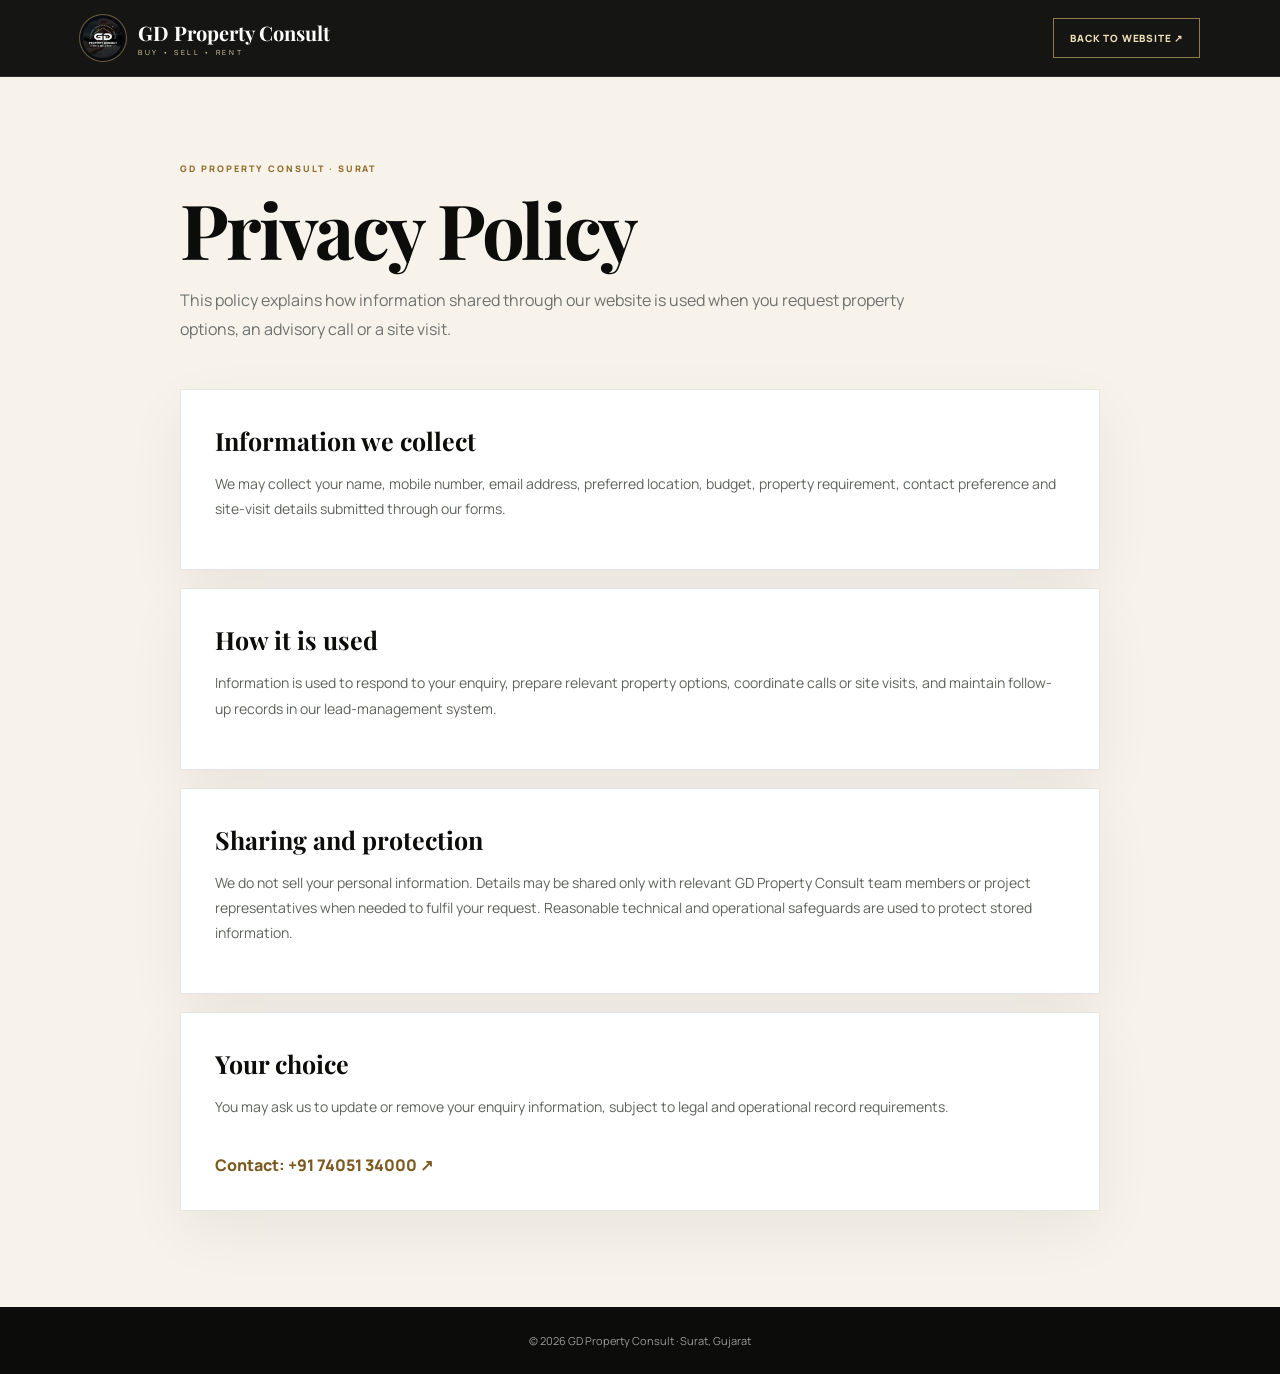
<file: privacy.html>
<!DOCTYPE html>
<html lang="en">
<head>
  <meta charset="UTF-8">
  <meta name="viewport" content="width=device-width,initial-scale=1">
  <meta name="description" content="Privacy policy for GD Property Consult, Surat.">
  <title>Privacy Policy | GD Property Consult</title>
  <link rel="preconnect" href="https://fonts.googleapis.com">
  <link rel="preconnect" href="https://fonts.gstatic.com" crossorigin>
  <link href="https://fonts.googleapis.com/css2?family=Manrope:wght@400;600;700;800&family=Playfair+Display:wght@600&display=swap" rel="stylesheet">
  <link rel="stylesheet" href="legal.css">
</head>
<body>
  <header class="legal-header"><nav class="legal-nav"><a class="legal-brand" href="index.html"><img src="assets/gd-property-consult/gd-logo.png" alt="GD Property Consult logo"><span><strong>GD Property Consult</strong><small>BUY • SELL • RENT</small></span></a><a class="legal-back" href="index.html">Back to website ↗</a></nav></header>
  <main class="legal-main"><span class="legal-eyebrow">GD PROPERTY CONSULT · SURAT</span><h1>Privacy Policy</h1><p class="legal-intro">This policy explains how information shared through our website is used when you request property options, an advisory call or a site visit.</p>
    <section class="legal-card"><h2>Information we collect</h2><p>We may collect your name, mobile number, email address, preferred location, budget, property requirement, contact preference and site-visit details submitted through our forms.</p></section>
    <section class="legal-card"><h2>How it is used</h2><p>Information is used to respond to your enquiry, prepare relevant property options, coordinate calls or site visits, and maintain follow-up records in our lead-management system.</p></section>
    <section class="legal-card"><h2>Sharing and protection</h2><p>We do not sell your personal information. Details may be shared only with relevant GD Property Consult team members or project representatives when needed to fulfil your request. Reasonable technical and operational safeguards are used to protect stored information.</p></section>
    <section class="legal-card"><h2>Your choice</h2><p>You may ask us to update or remove your enquiry information, subject to legal and operational record requirements.</p><a class="legal-contact" href="tel:+917405134000">Contact: +91 74051 34000 ↗</a></section>
  </main><footer class="legal-footer">© 2026 GD Property Consult · Surat, Gujarat</footer>
</body>
</html>
</file>
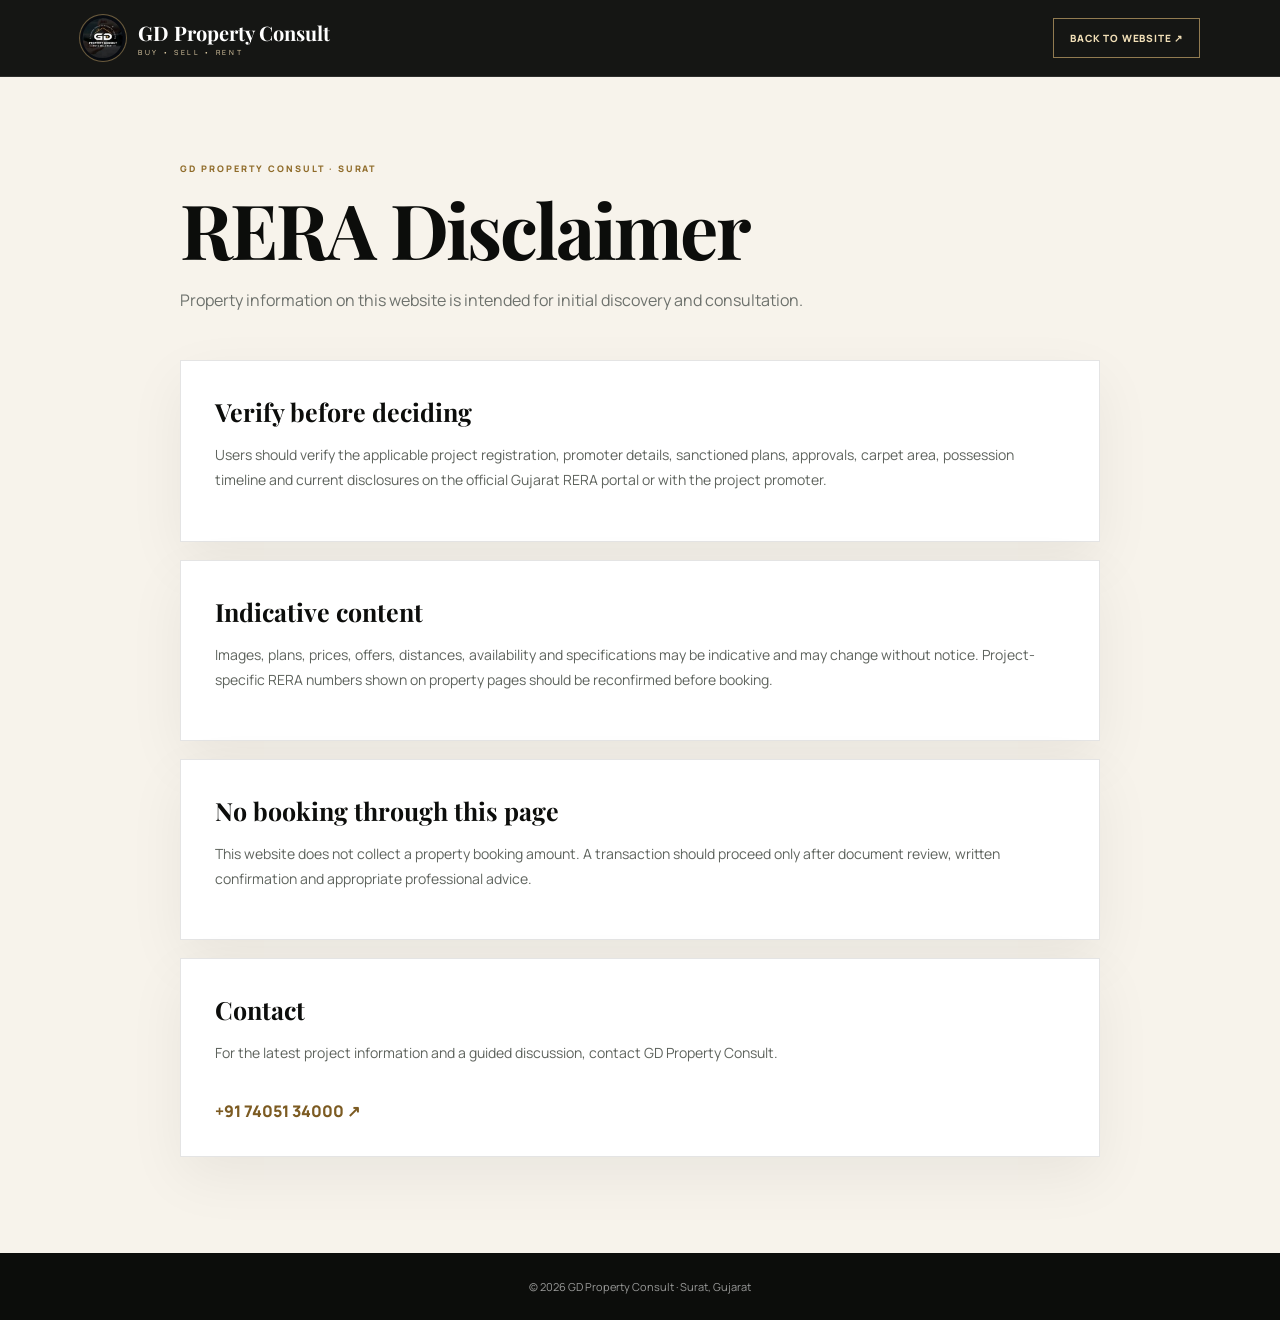
<file: rera-disclaimer.html>
<!DOCTYPE html>
<html lang="en">
<head>
  <meta charset="UTF-8">
  <meta name="viewport" content="width=device-width,initial-scale=1">
  <meta name="description" content="RERA and property information disclaimer for GD Property Consult, Surat.">
  <title>RERA Disclaimer | GD Property Consult</title>
  <link rel="preconnect" href="https://fonts.googleapis.com">
  <link rel="preconnect" href="https://fonts.gstatic.com" crossorigin>
  <link href="https://fonts.googleapis.com/css2?family=Manrope:wght@400;600;700;800&family=Playfair+Display:wght@600&display=swap" rel="stylesheet">
  <link rel="stylesheet" href="legal.css">
</head>
<body>
  <header class="legal-header"><nav class="legal-nav"><a class="legal-brand" href="index.html"><img src="assets/gd-property-consult/gd-logo.png" alt="GD Property Consult logo"><span><strong>GD Property Consult</strong><small>BUY • SELL • RENT</small></span></a><a class="legal-back" href="index.html">Back to website ↗</a></nav></header>
  <main class="legal-main"><span class="legal-eyebrow">GD PROPERTY CONSULT · SURAT</span><h1>RERA Disclaimer</h1><p class="legal-intro">Property information on this website is intended for initial discovery and consultation.</p>
    <section class="legal-card"><h2>Verify before deciding</h2><p>Users should verify the applicable project registration, promoter details, sanctioned plans, approvals, carpet area, possession timeline and current disclosures on the official Gujarat RERA portal or with the project promoter.</p></section>
    <section class="legal-card"><h2>Indicative content</h2><p>Images, plans, prices, offers, distances, availability and specifications may be indicative and may change without notice. Project-specific RERA numbers shown on property pages should be reconfirmed before booking.</p></section>
    <section class="legal-card"><h2>No booking through this page</h2><p>This website does not collect a property booking amount. A transaction should proceed only after document review, written confirmation and appropriate professional advice.</p></section>
    <section class="legal-card"><h2>Contact</h2><p>For the latest project information and a guided discussion, contact GD Property Consult.</p><a class="legal-contact" href="tel:+917405134000">+91 74051 34000 ↗</a></section>
  </main><footer class="legal-footer">© 2026 GD Property Consult · Surat, Gujarat</footer>
</body>
</html>
</file>
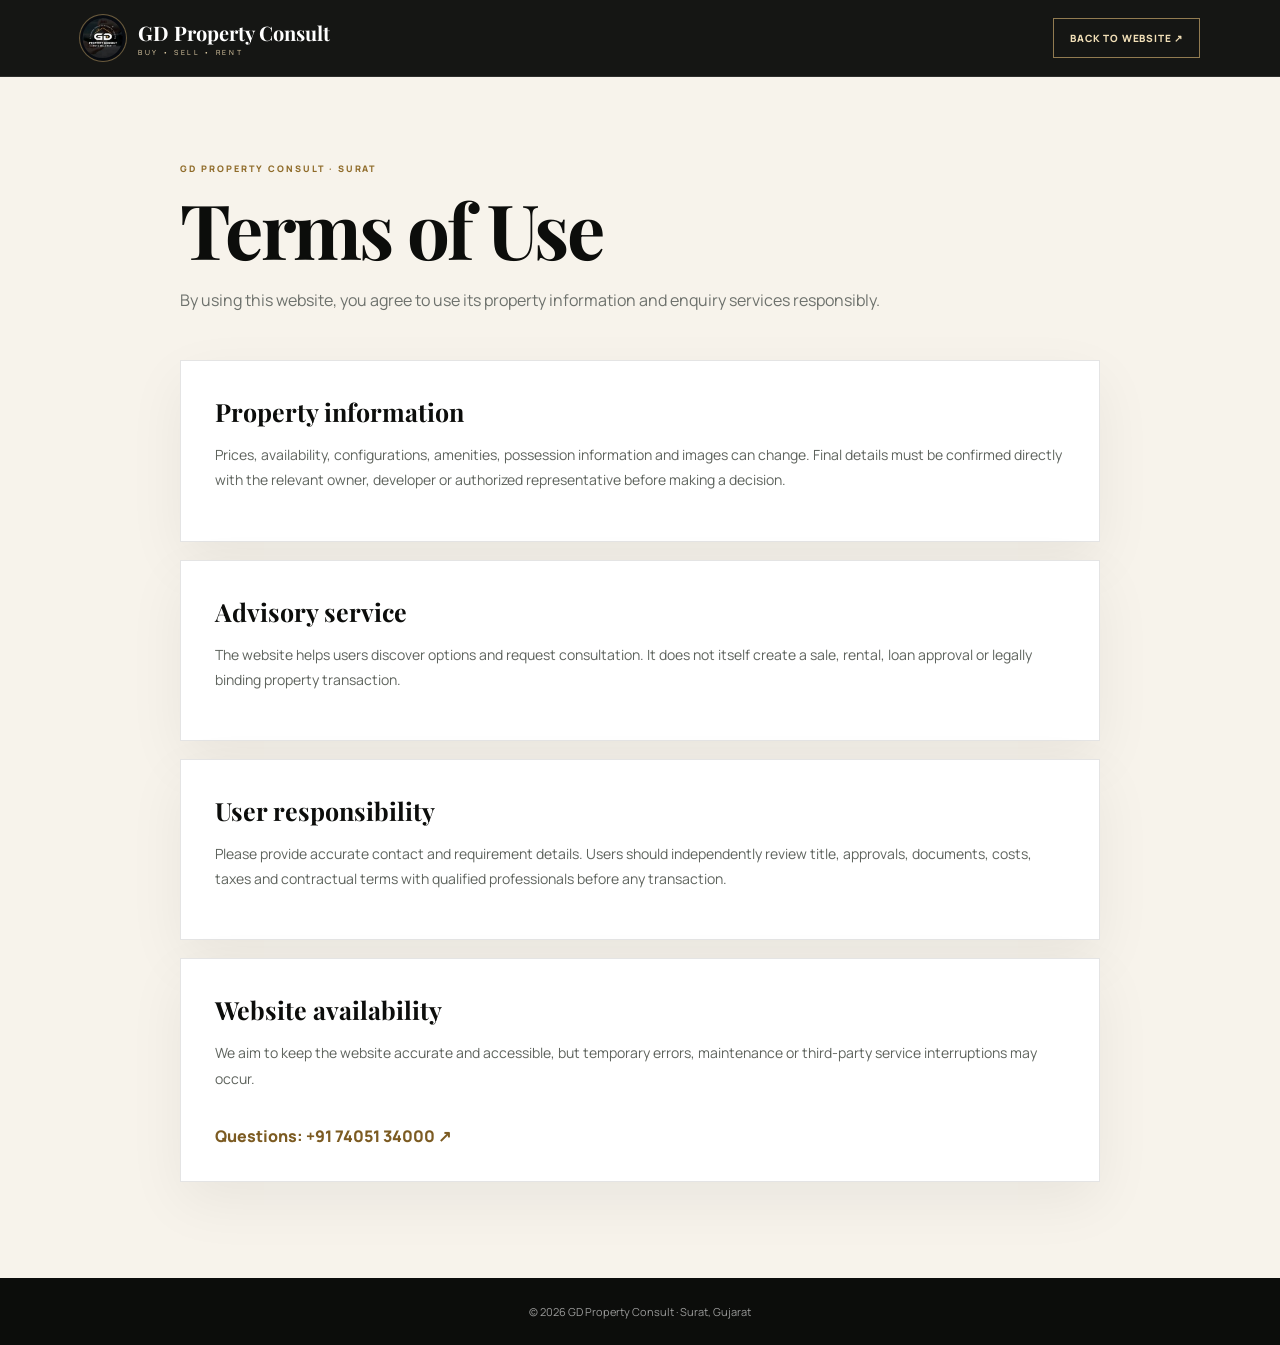
<file: terms.html>
<!DOCTYPE html>
<html lang="en">
<head>
  <meta charset="UTF-8">
  <meta name="viewport" content="width=device-width,initial-scale=1">
  <meta name="description" content="Website terms for GD Property Consult, Surat.">
  <title>Terms of Use | GD Property Consult</title>
  <link rel="preconnect" href="https://fonts.googleapis.com">
  <link rel="preconnect" href="https://fonts.gstatic.com" crossorigin>
  <link href="https://fonts.googleapis.com/css2?family=Manrope:wght@400;600;700;800&family=Playfair+Display:wght@600&display=swap" rel="stylesheet">
  <link rel="stylesheet" href="legal.css">
</head>
<body>
  <header class="legal-header"><nav class="legal-nav"><a class="legal-brand" href="index.html"><img src="assets/gd-property-consult/gd-logo.png" alt="GD Property Consult logo"><span><strong>GD Property Consult</strong><small>BUY • SELL • RENT</small></span></a><a class="legal-back" href="index.html">Back to website ↗</a></nav></header>
  <main class="legal-main"><span class="legal-eyebrow">GD PROPERTY CONSULT · SURAT</span><h1>Terms of Use</h1><p class="legal-intro">By using this website, you agree to use its property information and enquiry services responsibly.</p>
    <section class="legal-card"><h2>Property information</h2><p>Prices, availability, configurations, amenities, possession information and images can change. Final details must be confirmed directly with the relevant owner, developer or authorized representative before making a decision.</p></section>
    <section class="legal-card"><h2>Advisory service</h2><p>The website helps users discover options and request consultation. It does not itself create a sale, rental, loan approval or legally binding property transaction.</p></section>
    <section class="legal-card"><h2>User responsibility</h2><p>Please provide accurate contact and requirement details. Users should independently review title, approvals, documents, costs, taxes and contractual terms with qualified professionals before any transaction.</p></section>
    <section class="legal-card"><h2>Website availability</h2><p>We aim to keep the website accurate and accessible, but temporary errors, maintenance or third-party service interruptions may occur.</p><a class="legal-contact" href="tel:+917405134000">Questions: +91 74051 34000 ↗</a></section>
  </main><footer class="legal-footer">© 2026 GD Property Consult · Surat, Gujarat</footer>
</body>
</html>
</file>
<file: legal.css>
:root{--ink:#0c0d0b;--gold:#c6a66b;--ivory:#f7f3eb;--muted:#6d716c}
*{box-sizing:border-box}
html{scroll-behavior:smooth}
body{margin:0;background:var(--ivory);color:#20231f;font-family:Manrope,Arial,sans-serif}
a{color:inherit}
.legal-header{position:sticky;top:0;z-index:10;background:rgba(12,13,11,.96);border-bottom:1px solid rgba(255,255,255,.1);backdrop-filter:blur(18px)}
.legal-nav{width:min(1120px,calc(100% - 34px));min-height:76px;margin:auto;display:flex;align-items:center;justify-content:space-between;gap:20px}
.legal-brand{display:flex;align-items:center;gap:12px;text-decoration:none;color:#fff}
.legal-brand img{width:46px;height:46px;object-fit:contain;border-radius:50%;box-shadow:0 0 0 1px rgba(198,166,107,.48)}
.legal-brand span{display:grid;gap:2px}.legal-brand strong{font-family:"Playfair Display",serif;font-size:20px}.legal-brand small{color:#ead7ae;font-size:7px;letter-spacing:.38em}
.legal-back{padding:12px 16px;border:1px solid rgba(198,166,107,.7);text-decoration:none;color:#f1dfb7;font-size:10px;font-weight:800;letter-spacing:.08em;text-transform:uppercase}
.legal-main{width:min(920px,calc(100% - 34px));margin:0 auto;padding:78px 0 96px}
.legal-eyebrow{color:#8f6b29;font-size:9px;font-weight:800;letter-spacing:.22em;text-transform:uppercase}
h1{max-width:760px;margin:15px 0 20px;color:var(--ink);font-family:"Playfair Display",serif;font-size:clamp(44px,7vw,76px);line-height:.98;letter-spacing:-.035em}
.legal-intro{max-width:760px;margin:0 0 45px;color:var(--muted);font-size:16px;line-height:1.8}
.legal-card{padding:34px;margin-top:18px;border:1px solid rgba(12,13,11,.11);background:#fff;box-shadow:0 20px 55px rgba(22,24,20,.06)}
.legal-card h2{margin:0 0 12px;color:var(--ink);font-family:"Playfair Display",serif;font-size:25px}
.legal-card p,.legal-card li{color:#5e635d;font-size:14px;line-height:1.8}.legal-card ul{padding-left:20px;margin-bottom:0}
.legal-contact{display:inline-flex;margin-top:20px;color:#7c5b22;font-weight:800;text-decoration:none}
.legal-footer{padding:26px 17px;background:var(--ink);color:rgba(255,255,255,.58);text-align:center;font-size:11px}
@media(max-width:600px){.legal-nav{min-height:68px}.legal-brand strong{font-size:17px}.legal-brand img{width:42px;height:42px}.legal-back{padding:10px 11px;font-size:8px}.legal-main{padding:55px 0 72px}.legal-card{padding:24px 20px}h1{font-size:clamp(42px,13vw,58px)}}
</file>
